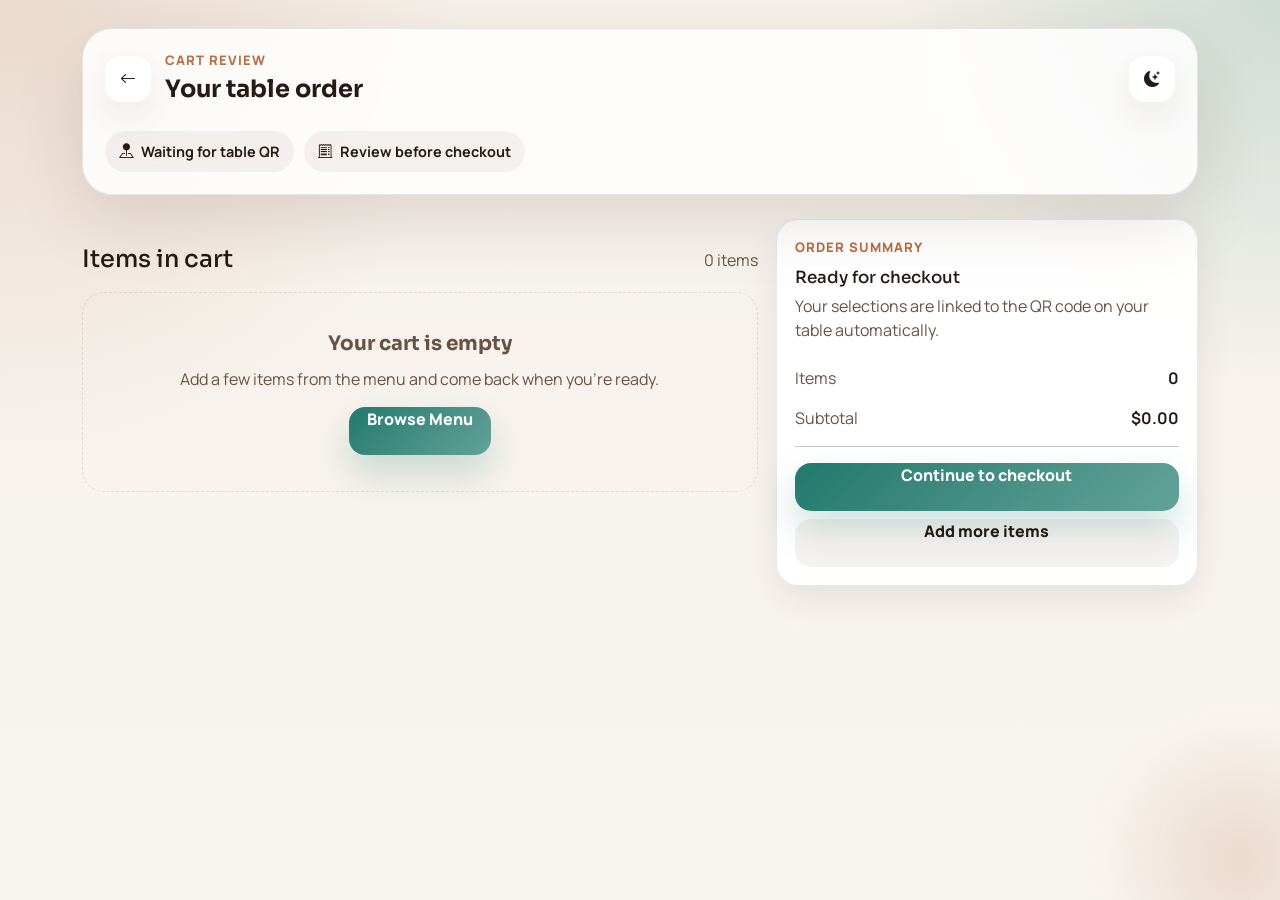
<file: web/pages/cart.html>
<!DOCTYPE html>
<html lang="en">
  <head>
    <meta charset="utf-8" />
    <meta name="viewport" content="width=device-width, initial-scale=1" />
    <title>Cart | QhewTek Coffee</title>
    <link rel="preconnect" href="https://fonts.googleapis.com" />
    <link rel="preconnect" href="https://fonts.gstatic.com" crossorigin />
    <link href="https://fonts.googleapis.com/css2?family=Manrope:wght@400;500;700;800&family=Sora:wght@500;700;800&display=swap" rel="stylesheet" />
    <link href="https://cdn.jsdelivr.net/npm/bootstrap@5.3.3/dist/css/bootstrap.min.css" rel="stylesheet" />
    <link href="https://cdn.jsdelivr.net/npm/bootstrap-icons@1.11.3/font/bootstrap-icons.min.css" rel="stylesheet" />
    <link href="../css/styles.css" rel="stylesheet" />
    <script defer src="../js/config.js"></script>
    <script defer src="../js/common.js"></script>
    <script defer src="../js/store.js"></script>
    <script defer src="../js/cart.js"></script>
  </head>
  <body class="app-shell">
    <div class="ambient-blob"></div>
    <main class="container app-container">
      <section class="glass-panel hero-panel">
        <div class="hero-topbar">
          <div class="brand-lockup">
            <a class="icon-button d-inline-flex align-items-center justify-content-center" data-table-link="menu.html" href="./menu.html" aria-label="Back to menu">
              <i class="bi bi-arrow-left"></i>
            </a>
            <div>
              <div class="eyebrow">Cart Review</div>
              <div class="display-font fs-4 fw-bold">Your table order</div>
            </div>
          </div>
          <button id="themeToggle" class="icon-button" type="button" aria-label="Toggle color theme">
            <i data-theme-icon class="bi bi-moon-stars-fill"></i>
          </button>
        </div>

        <div class="badge-row">
          <div class="soft-badge">
            <i class="bi bi-pin-map-fill"></i>
            <span id="tableBadge">Waiting for table QR</span>
          </div>
          <div class="soft-badge">
            <i class="bi bi-receipt-cutoff"></i>
            Review before checkout
          </div>
        </div>
      </section>

      <section class="cart-layout mt-4">
        <div>
          <div class="section-heading">
            <h2 class="fs-4">Items in cart</h2>
            <span id="cartCountLabel" class="muted-copy">0 items</span>
          </div>
          <div id="cartItems" class="d-grid gap-3"></div>
          <div id="cartEmpty" class="empty-state d-none">
            <div class="display-font fs-5 fw-bold mb-2">Your cart is empty</div>
            <div class="mb-3">Add a few items from the menu and come back when you’re ready.</div>
            <a class="btn btn-brand" data-table-link="menu.html" href="./menu.html">Browse Menu</a>
          </div>
        </div>

        <aside class="summary-card">
          <div class="eyebrow">Order Summary</div>
          <h3>Ready for checkout</h3>
          <p class="muted-copy">Your selections are linked to the QR code on your table automatically.</p>
          <div class="d-grid gap-3 mt-4">
            <div class="d-flex justify-content-between">
              <span class="muted-copy">Items</span>
              <strong id="summaryItemCount">0</strong>
            </div>
            <div class="d-flex justify-content-between">
              <span class="muted-copy">Subtotal</span>
              <strong id="summaryTotal">$0.00</strong>
            </div>
          </div>
          <hr />
          <div class="d-grid gap-2">
            <a class="btn btn-brand" data-table-link="checkout.html" href="./checkout.html">Continue to checkout</a>
            <a class="btn btn-secondary-soft" data-table-link="menu.html" href="./menu.html">Add more items</a>
          </div>
        </aside>
      </section>
    </main>
  </body>
</html>
</file>
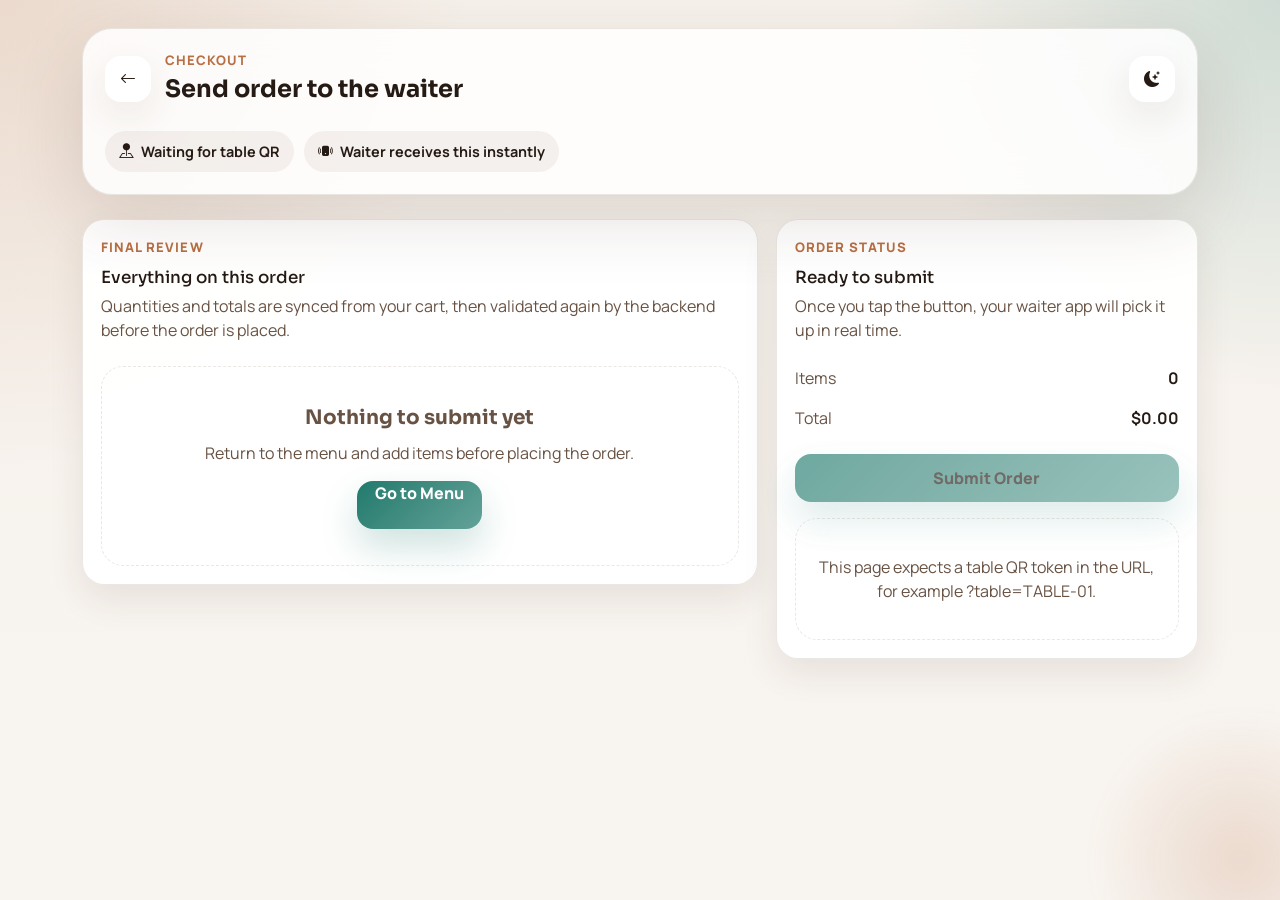
<file: web/pages/checkout.html>
<!DOCTYPE html>
<html lang="en">
  <head>
    <meta charset="utf-8" />
    <meta name="viewport" content="width=device-width, initial-scale=1" />
    <title>Checkout | QhewTek Coffee</title>
    <link rel="preconnect" href="https://fonts.googleapis.com" />
    <link rel="preconnect" href="https://fonts.gstatic.com" crossorigin />
    <link href="https://fonts.googleapis.com/css2?family=Manrope:wght@400;500;700;800&family=Sora:wght@500;700;800&display=swap" rel="stylesheet" />
    <link href="https://cdn.jsdelivr.net/npm/bootstrap@5.3.3/dist/css/bootstrap.min.css" rel="stylesheet" />
    <link href="https://cdn.jsdelivr.net/npm/bootstrap-icons@1.11.3/font/bootstrap-icons.min.css" rel="stylesheet" />
    <link href="../css/styles.css" rel="stylesheet" />
    <script defer src="../js/config.js"></script>
    <script defer src="../js/common.js"></script>
    <script defer src="../js/store.js"></script>
    <script defer src="../js/api.js"></script>
    <script defer src="../js/checkout.js"></script>
  </head>
  <body class="app-shell">
    <div class="ambient-blob"></div>
    <main class="container app-container">
      <section class="glass-panel hero-panel">
        <div class="hero-topbar">
          <div class="brand-lockup">
            <a class="icon-button d-inline-flex align-items-center justify-content-center" data-table-link="cart.html" href="./cart.html" aria-label="Back to cart">
              <i class="bi bi-arrow-left"></i>
            </a>
            <div>
              <div class="eyebrow">Checkout</div>
              <div class="display-font fs-4 fw-bold">Send order to the waiter</div>
            </div>
          </div>
          <button id="themeToggle" class="icon-button" type="button" aria-label="Toggle color theme">
            <i data-theme-icon class="bi bi-moon-stars-fill"></i>
          </button>
        </div>

        <div class="badge-row">
          <div class="soft-badge">
            <i class="bi bi-pin-map-fill"></i>
            <span id="tableBadge">Waiting for table QR</span>
          </div>
          <div class="soft-badge">
            <i class="bi bi-phone-vibrate-fill"></i>
            Waiter receives this instantly
          </div>
        </div>
      </section>

      <section class="checkout-layout mt-4">
        <div class="summary-card">
          <div class="eyebrow">Final Review</div>
          <h3>Everything on this order</h3>
          <p class="muted-copy mb-4">Quantities and totals are synced from your cart, then validated again by the backend before the order is placed.</p>
          <div id="checkoutItems" class="d-grid gap-3"></div>
          <div id="checkoutEmpty" class="empty-state d-none">
            <div class="display-font fs-5 fw-bold mb-2">Nothing to submit yet</div>
            <div class="mb-3">Return to the menu and add items before placing the order.</div>
            <a class="btn btn-brand" data-table-link="menu.html" href="./menu.html">Go to Menu</a>
          </div>
        </div>

        <aside id="checkoutPanel" class="status-card">
          <div class="eyebrow">Order Status</div>
          <h3>Ready to submit</h3>
          <p class="muted-copy">Once you tap the button, your waiter app will pick it up in real time.</p>
          <div class="d-grid gap-3 my-4">
            <div class="d-flex justify-content-between">
              <span class="muted-copy">Items</span>
              <strong id="checkoutItemCount">0</strong>
            </div>
            <div class="d-flex justify-content-between">
              <span class="muted-copy">Total</span>
              <strong id="checkoutTotal">$0.00</strong>
            </div>
          </div>
          <button id="submitOrderButton" class="btn btn-brand w-100">Submit Order</button>
          <div id="checkoutMessage" class="message-state d-none mt-3"></div>
          <div id="successPanel" class="d-none mt-4">
            <div class="status-pill status-pending mb-3" id="successStatus">pending</div>
            <div class="display-font fs-5 fw-bold mb-2">Order sent successfully</div>
            <p class="muted-copy mb-3">Your waiter can now confirm and serve the order from the mobile app.</p>
            <div id="successMeta" class="summary-grid"></div>
            <a class="btn btn-secondary-soft mt-3" data-table-link="menu.html" href="./menu.html">Start another order</a>
          </div>
        </aside>
      </section>
    </main>
  </body>
</html>
</file>
<file: web/css/styles.css>
:root {
  --bg: #f6f1eb;
  --bg-accent: #efe2d4;
  --surface: rgba(255, 255, 255, 0.84);
  --surface-strong: rgba(255, 255, 255, 0.96);
  --surface-muted: rgba(124, 91, 63, 0.08);
  --text: #251a14;
  --text-muted: #685243;
  --border: rgba(86, 58, 37, 0.12);
  --primary: #1f7a6d;
  --primary-strong: #165b52;
  --secondary: #b86f44;
  --success: #26805d;
  --warning: #d08a19;
  --danger: #bb4d4d;
  --shadow: 0 24px 70px rgba(72, 45, 28, 0.14);
  --shadow-soft: 0 14px 36px rgba(72, 45, 28, 0.09);
  --radius-xl: 30px;
  --radius-lg: 22px;
  --radius-md: 16px;
}

[data-theme="dark"] {
  --bg: #120f0d;
  --bg-accent: #211911;
  --surface: rgba(28, 22, 19, 0.88);
  --surface-strong: rgba(34, 27, 23, 0.96);
  --surface-muted: rgba(255, 255, 255, 0.06);
  --text: #f7efe8;
  --text-muted: #c8b4a4;
  --border: rgba(255, 255, 255, 0.08);
  --primary: #65c7b8;
  --primary-strong: #91ded2;
  --secondary: #f0a36c;
  --success: #69c48d;
  --warning: #e8b25e;
  --danger: #ea8f8f;
  --shadow: 0 24px 70px rgba(0, 0, 0, 0.32);
  --shadow-soft: 0 16px 38px rgba(0, 0, 0, 0.24);
}

* {
  box-sizing: border-box;
}

html,
body {
  min-height: 100%;
}

body {
  margin: 0;
  background:
    radial-gradient(circle at top left, rgba(184, 111, 68, 0.18), transparent 30%),
    radial-gradient(circle at top right, rgba(31, 122, 109, 0.18), transparent 25%),
    linear-gradient(180deg, var(--bg), color-mix(in srgb, var(--bg) 75%, #fff 25%));
  color: var(--text);
  font-family: "Manrope", sans-serif;
  transition: background 0.25s ease, color 0.25s ease;
}

h1,
h2,
h3,
h4,
.display-font {
  font-family: "Sora", sans-serif;
}

a {
  color: inherit;
  text-decoration: none;
}

img {
  max-width: 100%;
  display: block;
}

.app-shell {
  position: relative;
  overflow-x: hidden;
}

.ambient-blob {
  position: fixed;
  inset: auto -120px -120px auto;
  width: 320px;
  height: 320px;
  border-radius: 50%;
  background: radial-gradient(circle, rgba(184, 111, 68, 0.2), transparent 65%);
  pointer-events: none;
  filter: blur(10px);
}

.app-container {
  position: relative;
  z-index: 1;
  padding-top: 28px;
  padding-bottom: 120px;
}

.glass-panel {
  background: var(--surface);
  backdrop-filter: blur(22px);
  border: 1px solid var(--border);
  box-shadow: var(--shadow);
  border-radius: var(--radius-xl);
}

.hero-panel {
  padding: 22px;
}

.hero-topbar {
  display: flex;
  align-items: center;
  justify-content: space-between;
  gap: 12px;
  margin-bottom: 24px;
}

.brand-lockup {
  display: flex;
  align-items: center;
  gap: 14px;
}

.brand-mark {
  width: 48px;
  height: 48px;
  border-radius: 16px;
  display: grid;
  place-items: center;
  background: linear-gradient(135deg, var(--secondary), var(--primary));
  color: white;
  box-shadow: var(--shadow-soft);
}

.hero-copy h1 {
  margin: 0;
  font-size: clamp(1.8rem, 5vw, 2.8rem);
  line-height: 1.05;
}

.hero-copy p {
  margin: 8px 0 0;
  color: var(--text-muted);
  max-width: 560px;
}

.badge-row {
  display: flex;
  flex-wrap: wrap;
  gap: 10px;
  margin-top: 18px;
}

.soft-badge {
  display: inline-flex;
  align-items: center;
  gap: 8px;
  padding: 10px 14px;
  border-radius: 999px;
  background: var(--surface-muted);
  color: var(--text);
  font-weight: 700;
  font-size: 0.9rem;
}

.icon-button {
  border: none;
  width: 46px;
  height: 46px;
  border-radius: 16px;
  background: var(--surface-strong);
  color: var(--text);
  box-shadow: var(--shadow-soft);
}

.section-heading {
  display: flex;
  align-items: center;
  justify-content: space-between;
  gap: 12px;
  margin: 26px 0 18px;
}

.section-heading h2,
.section-heading h3 {
  margin: 0;
}

.muted-copy {
  color: var(--text-muted);
}

.control-bar {
  display: grid;
  gap: 14px;
  margin-top: 22px;
}

.control-bar .form-control,
.control-bar .form-select {
  min-height: 52px;
  border-radius: 16px;
  border-color: transparent;
  background: var(--surface-strong);
  color: var(--text);
  box-shadow: inset 0 0 0 1px var(--border);
}

.chip-group {
  display: flex;
  gap: 10px;
  overflow-x: auto;
  padding-bottom: 4px;
  scrollbar-width: none;
}

.chip-group::-webkit-scrollbar {
  display: none;
}

.filter-chip {
  border: none;
  border-radius: 999px;
  padding: 10px 16px;
  background: var(--surface-strong);
  color: var(--text-muted);
  white-space: nowrap;
  font-weight: 700;
  box-shadow: inset 0 0 0 1px var(--border);
}

.filter-chip.active {
  background: linear-gradient(135deg, var(--primary), color-mix(in srgb, var(--primary) 74%, white 26%));
  color: white;
  box-shadow: 0 16px 32px rgba(31, 122, 109, 0.22);
}

.menu-grid,
.summary-grid {
  display: grid;
  gap: 18px;
}

.reference-grid {
  display: grid;
  gap: 18px;
}

.menu-card,
.summary-card,
.cart-item-card,
.status-card,
.reference-card {
  background: var(--surface-strong);
  border: 1px solid var(--border);
  border-radius: var(--radius-lg);
  box-shadow: var(--shadow-soft);
}

.menu-card {
  overflow: hidden;
}

.menu-card-media {
  aspect-ratio: 4 / 3;
  background: linear-gradient(145deg, rgba(184, 111, 68, 0.16), rgba(31, 122, 109, 0.14));
}

.menu-card-media img {
  width: 100%;
  height: 100%;
  object-fit: cover;
}

.menu-card-body {
  padding: 18px;
}

.drinks-reference-panel {
  padding: 22px;
}

.reference-card {
  padding: 20px;
}

.reference-list {
  display: grid;
  gap: 12px;
  margin-top: 16px;
}

.reference-item {
  display: flex;
  justify-content: space-between;
  align-items: center;
  gap: 12px;
  padding: 14px 16px;
  border-radius: 18px;
  background: var(--surface-muted);
}

.reference-name {
  font-weight: 800;
}

.caffeine-pill {
  display: inline-flex;
  align-items: center;
  justify-content: center;
  padding: 8px 12px;
  border-radius: 999px;
  background: rgba(184, 111, 68, 0.16);
  color: var(--secondary);
  font-weight: 800;
  white-space: nowrap;
}

.reference-action {
  min-width: 126px;
  flex-shrink: 0;
}

.eyebrow {
  color: var(--secondary);
  font-size: 0.82rem;
  font-weight: 800;
  letter-spacing: 0.08em;
  text-transform: uppercase;
}

.menu-card h3,
.summary-card h3,
.cart-item-card h3,
.status-card h3,
.reference-card h3 {
  margin: 10px 0 6px;
  font-size: 1.05rem;
}

.price-pill {
  padding: 8px 12px;
  border-radius: 999px;
  background: rgba(31, 122, 109, 0.12);
  color: var(--primary-strong);
  font-weight: 800;
}

.title-row {
  display: flex;
  gap: 12px;
  align-items: start;
  justify-content: space-between;
}

.card-actions,
.item-footer {
  display: flex;
  justify-content: space-between;
  align-items: center;
  gap: 12px;
  margin-top: 18px;
}

.btn-brand,
.btn-secondary-soft {
  border: none;
  min-height: 48px;
  border-radius: 16px;
  font-weight: 800;
  padding: 0 18px;
}

.btn-brand {
  background: linear-gradient(135deg, var(--primary), color-mix(in srgb, var(--primary) 70%, white 30%));
  color: #fff;
  box-shadow: 0 18px 36px rgba(31, 122, 109, 0.22);
}

.btn-secondary-soft {
  background: var(--surface-muted);
  color: var(--text);
}

.cart-dock {
  position: fixed;
  left: 16px;
  right: 16px;
  bottom: 16px;
  padding: 14px 16px;
  border-radius: 22px;
  background: rgba(20, 19, 18, 0.92);
  box-shadow: 0 26px 50px rgba(0, 0, 0, 0.28);
  color: white;
  z-index: 20;
}

.cart-dock-inner {
  display: flex;
  justify-content: space-between;
  align-items: center;
  gap: 16px;
}

.cart-dock .cart-microcopy {
  color: rgba(255, 255, 255, 0.72);
  font-size: 0.9rem;
}

.empty-state,
.message-state {
  text-align: center;
  padding: 36px 22px;
  border: 1px dashed var(--border);
  border-radius: var(--radius-lg);
  color: var(--text-muted);
}

.cart-layout,
.checkout-layout {
  display: grid;
  gap: 18px;
}

.cart-item-card,
.summary-card,
.status-card {
  padding: 18px;
}

.cart-item-head {
  display: flex;
  gap: 14px;
}

.cart-thumb {
  width: 84px;
  height: 84px;
  border-radius: 18px;
  object-fit: cover;
  background: linear-gradient(145deg, rgba(184, 111, 68, 0.18), rgba(31, 122, 109, 0.12));
}

.quantity-stepper {
  display: inline-flex;
  align-items: center;
  border-radius: 999px;
  background: var(--surface-muted);
  padding: 6px;
  gap: 6px;
}

.stepper-button {
  width: 36px;
  height: 36px;
  border: none;
  border-radius: 999px;
  background: var(--surface-strong);
  color: var(--text);
  font-weight: 800;
}

.stepper-value {
  min-width: 28px;
  text-align: center;
  font-weight: 800;
}

.status-pill {
  display: inline-flex;
  align-items: center;
  justify-content: center;
  min-width: 108px;
  padding: 10px 14px;
  border-radius: 999px;
  font-size: 0.82rem;
  font-weight: 800;
  text-transform: capitalize;
}

.status-pending {
  background: rgba(208, 138, 25, 0.14);
  color: var(--warning);
}

.status-confirmed {
  background: rgba(31, 122, 109, 0.14);
  color: var(--primary-strong);
}

.status-served {
  background: rgba(38, 128, 93, 0.14);
  color: var(--success);
}

.timeline-list {
  display: grid;
  gap: 12px;
  padding: 0;
  margin: 0;
  list-style: none;
}

.timeline-list li {
  display: flex;
  align-items: center;
  gap: 12px;
  color: var(--text-muted);
}

.timeline-dot {
  width: 12px;
  height: 12px;
  border-radius: 50%;
  background: var(--primary);
  box-shadow: 0 0 0 5px rgba(31, 122, 109, 0.12);
}

.toast-banner {
  position: fixed;
  top: 22px;
  left: 50%;
  transform: translateX(-50%);
  padding: 12px 16px;
  border-radius: 999px;
  background: rgba(27, 25, 24, 0.92);
  color: #fff;
  z-index: 30;
  box-shadow: 0 16px 32px rgba(0, 0, 0, 0.24);
}

.toast-banner.is-hidden {
  display: none;
}

@media (min-width: 768px) {
  .control-bar {
    grid-template-columns: 1.5fr 1fr;
    align-items: center;
  }

  .menu-grid {
    grid-template-columns: repeat(2, minmax(0, 1fr));
  }

  .cart-layout,
  .checkout-layout {
    grid-template-columns: 1.6fr 1fr;
    align-items: start;
  }

  .summary-grid {
    grid-template-columns: repeat(2, minmax(0, 1fr));
  }

  .reference-grid {
    grid-template-columns: repeat(2, minmax(0, 1fr));
  }

  .cart-dock {
    left: 50%;
    right: auto;
    width: min(720px, calc(100vw - 32px));
    transform: translateX(-50%);
  }
}

@media (max-width: 480px) {
  .reference-item {
    align-items: stretch;
    flex-direction: column;
  }

  .reference-action {
    width: 100%;
  }
}

@media (min-width: 992px) {
  .menu-grid {
    grid-template-columns: repeat(3, minmax(0, 1fr));
  }

  .reference-grid {
    grid-template-columns: repeat(3, minmax(0, 1fr));
  }
}
</file>
